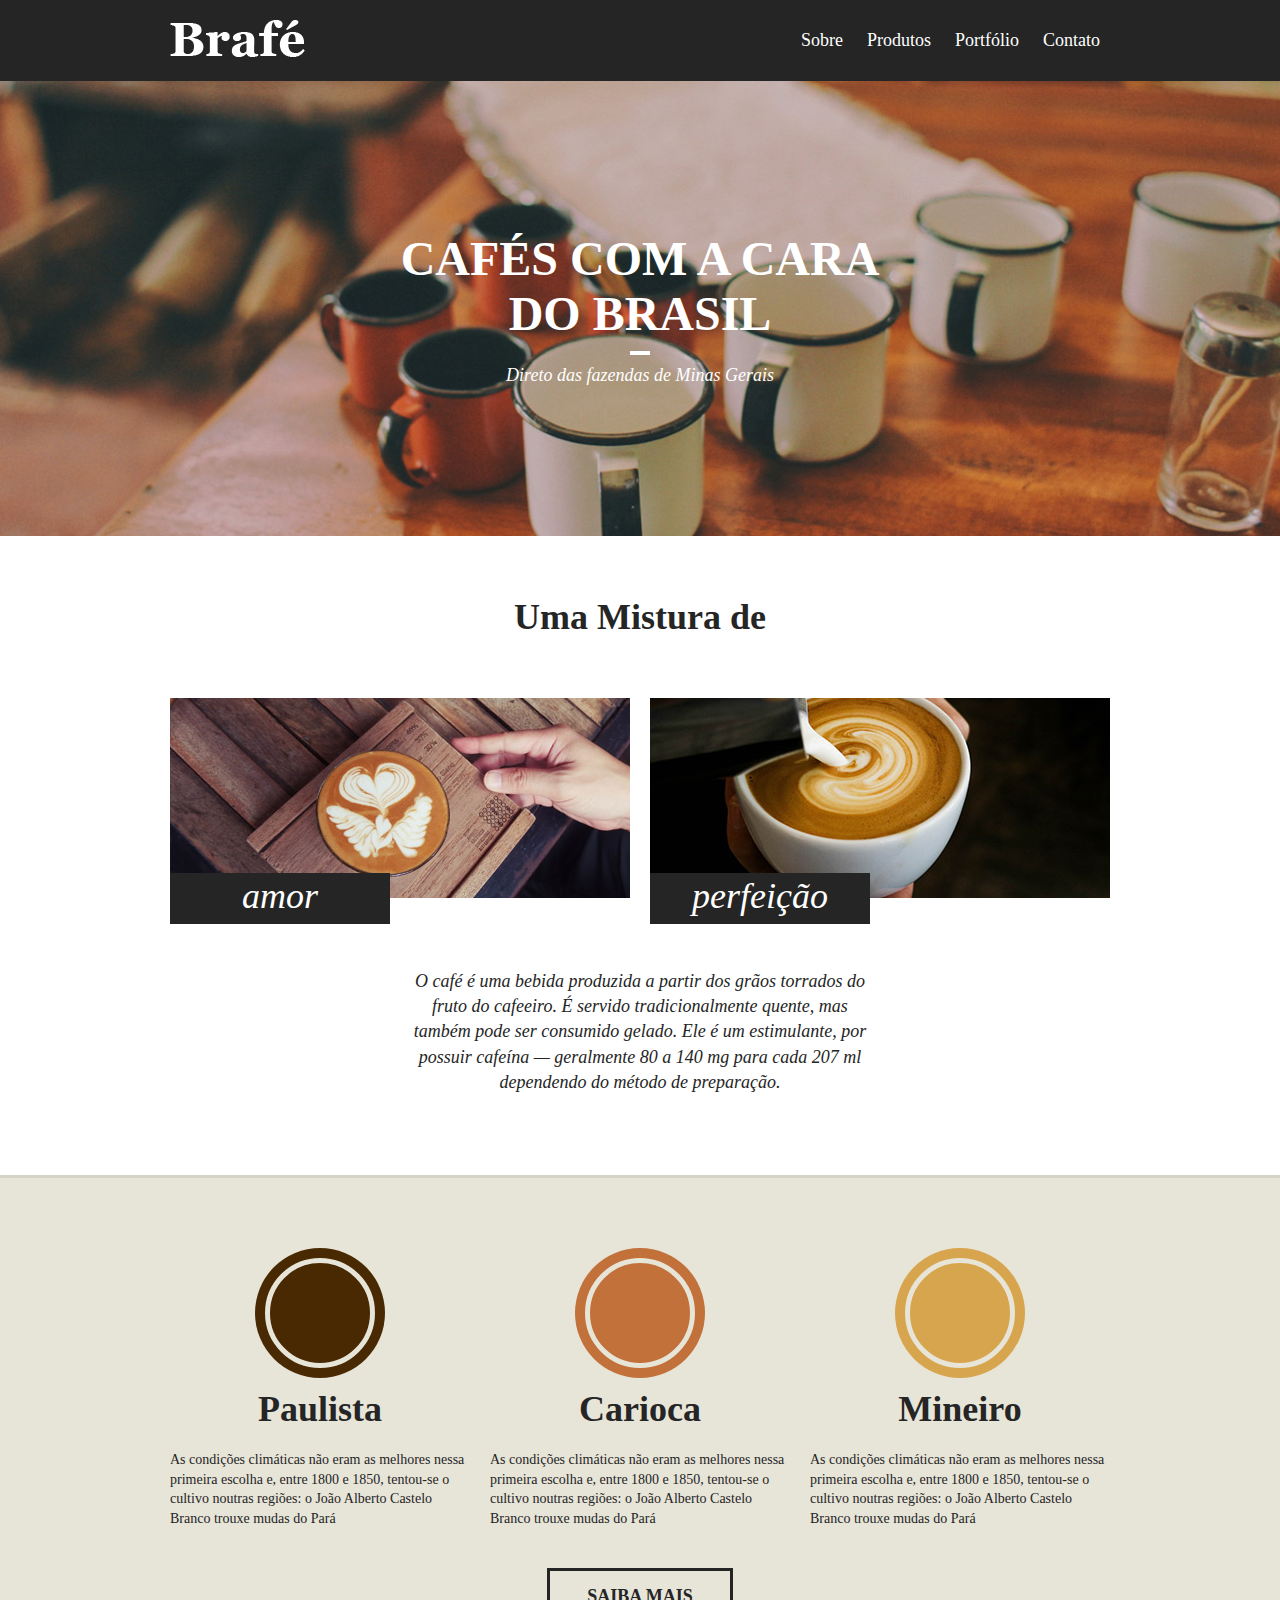
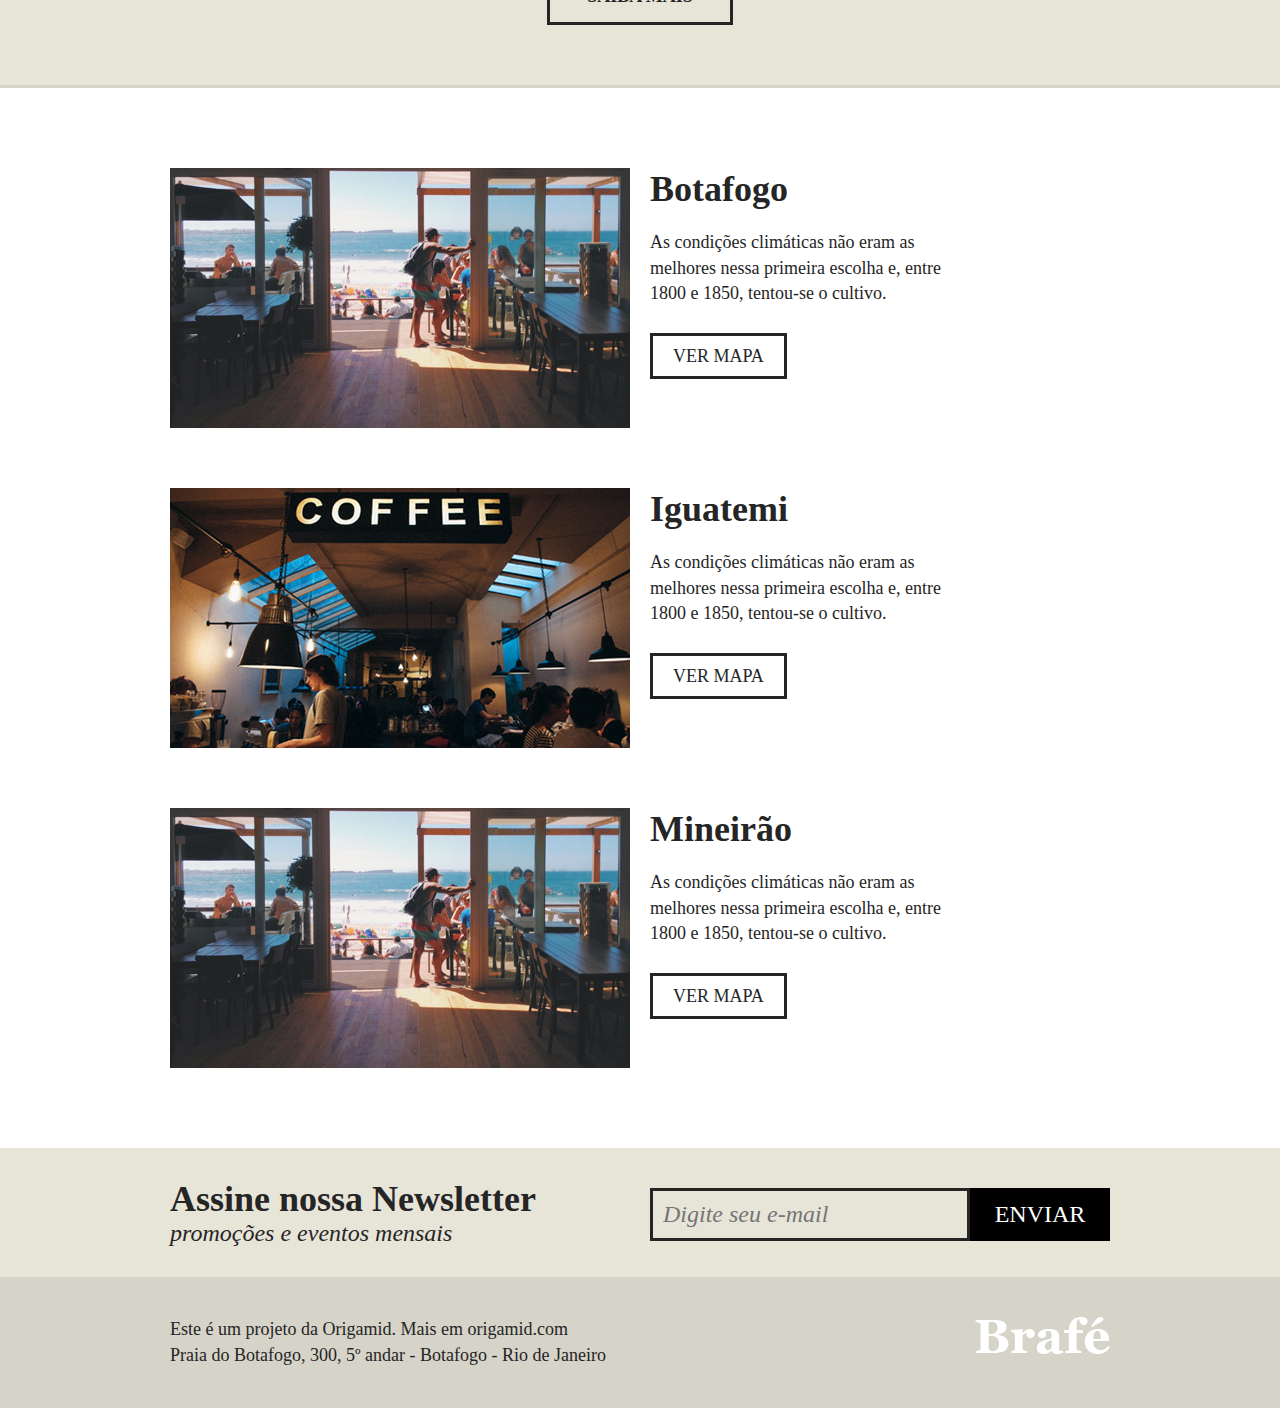
<file: index.html>
<!DOCTYPE html>
<html>
<head>
  <title>Brafé 1</title>
  <meta charset="utf-8">
  <meta name="viewport" content="width=device-width, initial-scale=1, shrink-to-fit=no">
  <link rel="stylesheet" type="text/css" href="css/style.css">
</head>
<body> 
  <header class="menu">
    <div class="menu-container">
      <a href="#" class="menu-logo"><img src="img/brafe.png" alt="Brafé"></a>
      <nav class="menu-nav">
        <ul>
          <li><a href="#">Sobre</a></li>
          <li><a href="#">Produtos</a></li>
          <li><a href="#">Portfólio</a></li>
          <li><a href="#">Contato</a></li>
        </ul>
      </nav>
   </div>
  </header>

  <main class="intro">
    <h1>Cafés com a cara <br>do Brasil</h1>
    <p>Direto das fazendas de Minas Gerais</p>
  </main>

  <section class="sobre">
    <h2>Uma Mistura de</h2>
    <div class="sobre-container">
      <div class="sobre-item">
        <img src="img/cafe-1.jpg">
        <h3>amor</h3>
      </div>
      <div class="sobre-item">
        <img src="img/cafe-2.jpg">
        <h3>perfeição</h3>
      </div>
    </div>
    <p>O café é uma bebida produzida a partir dos grãos torrados do fruto do cafeeiro. É servido tradicionalmente quente, mas também pode ser consumido gelado. Ele é um estimulante, por possuir cafeína — geralmente 80 a 140 mg para cada 207 ml dependendo do método de preparação.</p>
  </section>

  <section class="produtos">
    <div class="produtos-container">
      <div class="produtos-item">
        <h2 class="produtos-paulista">Paulista</h2>
        <p>As condições climáticas não eram as melhores nessa primeira escolha e, entre 1800 e 1850, tentou-se o cultivo noutras regiões: o João Alberto Castelo Branco trouxe mudas do Pará</p>
      </div>
      <div class="produtos-item">
        <h2 class="produtos-carioca">Carioca</h2>
        <p>As condições climáticas não eram as melhores nessa primeira escolha e, entre 1800 e 1850, tentou-se o cultivo noutras regiões: o João Alberto Castelo Branco trouxe mudas do Pará</p>
      </div>
      <div class="produtos-item">
        <h2 class="produtos-mineiro">Mineiro</h2>
        <p>As condições climáticas não eram as melhores nessa primeira escolha e, entre 1800 e 1850, tentou-se o cultivo noutras regiões: o João Alberto Castelo Branco trouxe mudas do Pará</p>
      </div>
    </div>
    <a class="produtos-btn" href="#">Saiba Mais</a>
  </section>

  <section class="locais">
    <div class="locais-item">
      <img src="img/botafogo.jpg" alt="Brafé Unidade Botafogo">
      <div>
        <h2>Botafogo</h2>
        <p>As condições climáticas não eram as melhores nessa primeira escolha e, entre 1800 e 1850, tentou-se o cultivo.</p>
        <a href="#">Ver Mapa</a>
      </div>
    </div>

    <div class="locais-item">
      <img src="img/iguatemi.jpg" alt="Brafé Unidade Iguatemi">
      <div>
        <h2>Iguatemi</h2>
        <p>As condições climáticas não eram as melhores nessa primeira escolha e, entre 1800 e 1850, tentou-se o cultivo.</p>
        <a href="#">Ver Mapa</a>
      </div>
    </div>

    <div class="locais-item">
      <img src="img/botafogo.jpg" alt="Brafé Unidade Botafogo">
      <div>
        <h2>Mineirão</h2>
        <p>As condições climáticas não eram as melhores nessa primeira escolha e, entre 1800 e 1850, tentou-se o cultivo.</p>
        <a href="#">Ver Mapa</a>
      </div>
    </div>
  </section>

  <section class = "assine">
    <div class ="assine-container">
      <div class ="assine-info">
        <h2>Assine nossa Newsletter</h2>
        <p>promoções e eventos mensais</p>
      </div>
      <form>
        <label>E-mail</label>
        <input type="text" placeholder="Digite seu e-mail">
        <button type="submit">Enviar</button>
      </form>
    </div>
  </section>

  <footer class="footer">
    <div class="footer-container">
      <p>Este é um projeto da Origamid. Mais em origamid.com<br>Praia do Botafogo, 300, 5º andar - Botafogo - Rio de Janeiro</p>
      <img src="img/brafe.png" alt="Brafé">
    </div>
  </footer>

</body>
</html>
</file>
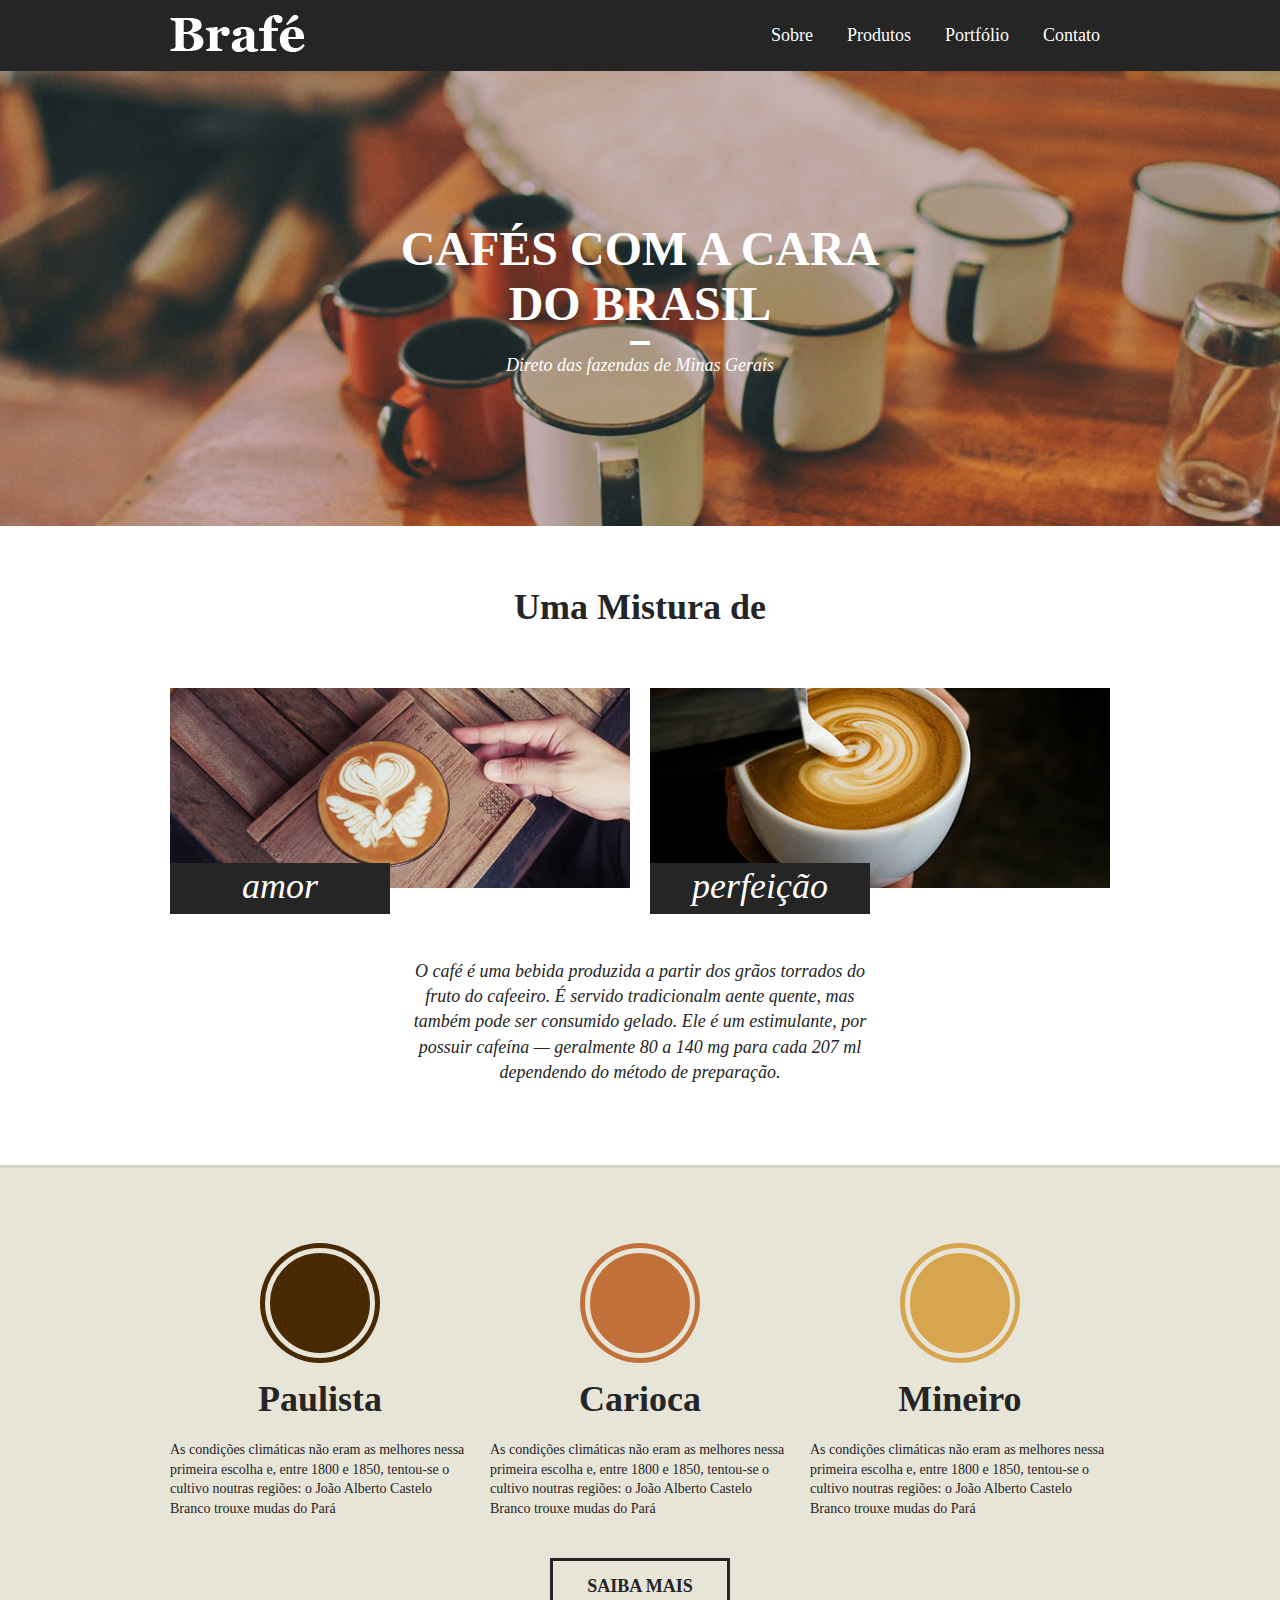
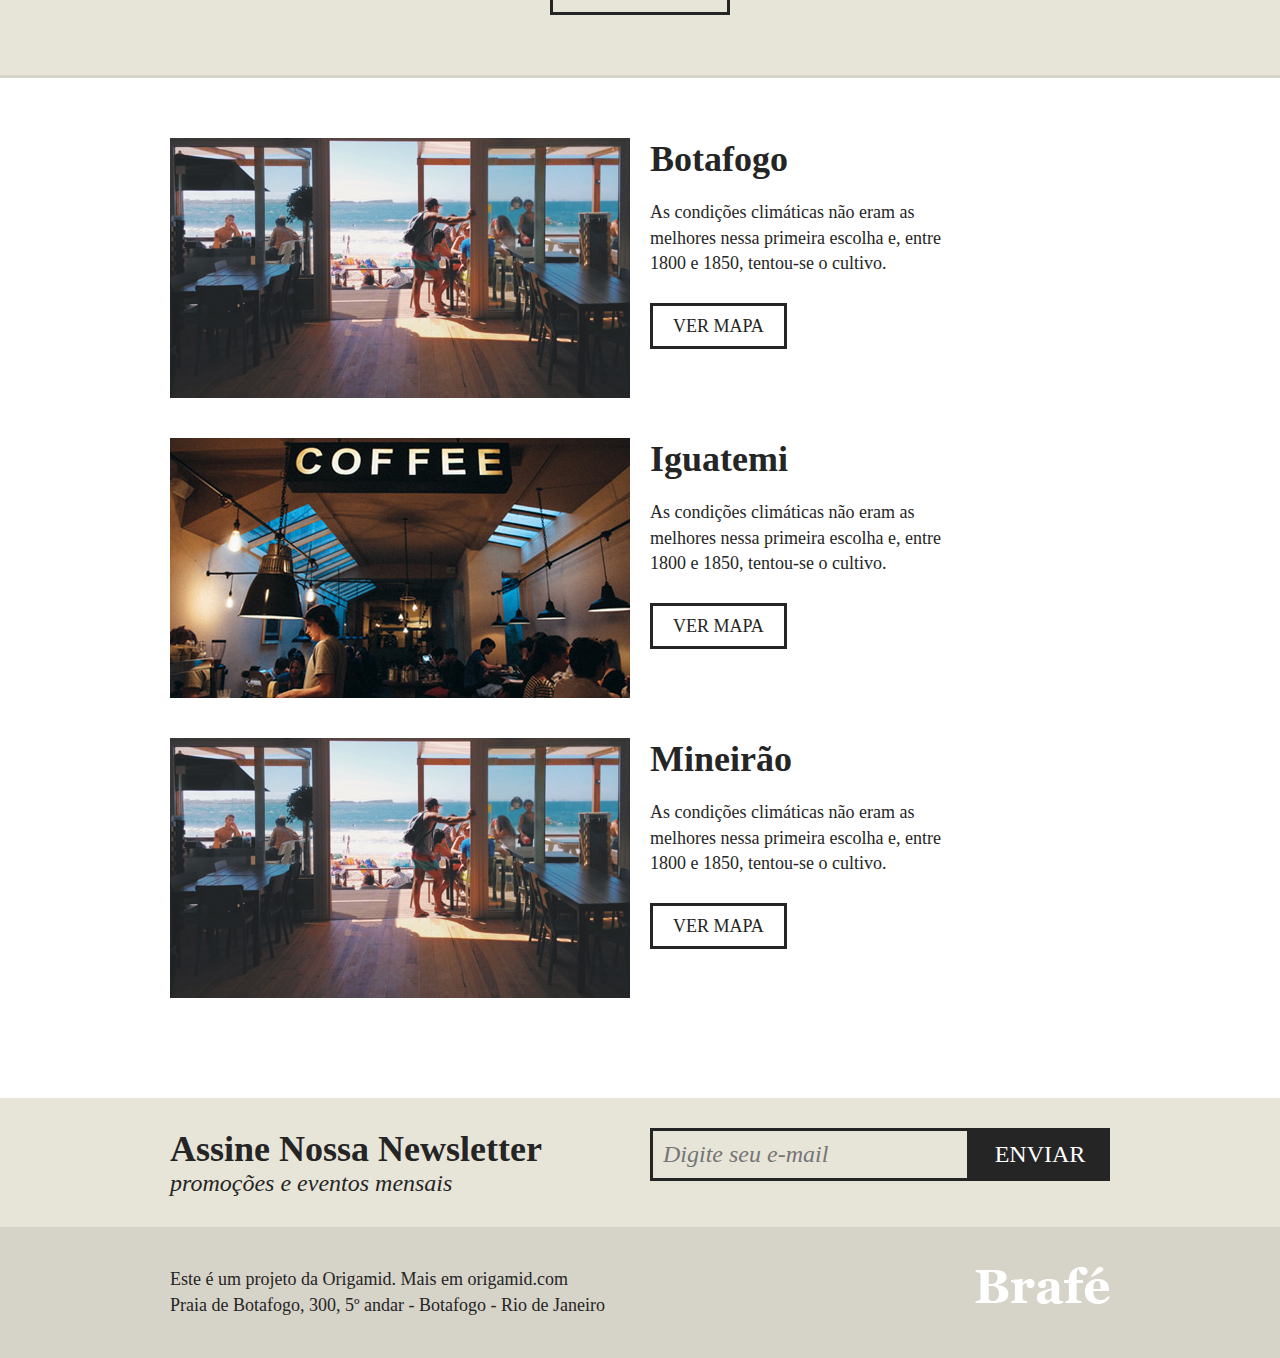
<file: brafe1-CSS-Grid/index.html>
<!DOCTYPE html>
<html>
<head>
	<title>Brafé 1</title>
	<meta charset="utf-8">
	<meta name="viewport" content="width=device-width, initial-scale=1, shrink-to-fit=no">
	<link rel="stylesheet" type="text/css" href="css/grid.css">
	<link rel="stylesheet" type="text/css" href="css/style.css">
</head>
<body>
	
	<header class="menu">
		<div class="container">
			<a class="menu-logo grid-4" href="#"><img src="img/brafe.png" alt="Brafé"></a>	
			<nav class="menu-nav grid-8">
				<ul>
					<li><a href="#">Sobre</a></li>
					<li><a href="#">Produtos</a></li>
					<li><a href="#">Portfólio</a></li>
					<li><a href="#">Contato</a></li>
				</ul>
			</nav>
		</div>
	</header>
	
	<main class="intro">
		<h1>Cafés com a cara<br>do Brasil</h1>
		<p>Direto das fazendas de Minas Gerais</p>
	</main>
	
	<section class="sobre">
		<h2>Uma Mistura de</h2>
		<div class="container">
			<div class="sobre-item grid-6">
				<img src="img/cafe-1.jpg">
				<h3>amor</h3>
			</div>
			<div class="sobre-item grid-6">
				<img src="img/cafe-2.jpg">
				<h3>perfeição</h3>
			</div>
		</div>
		<p>O café é uma bebida produzida a partir dos grãos torrados do fruto do cafeeiro. É servido tradicionalm
aente quente, mas também pode ser consumido gelado. Ele é um estimulante, por possuir cafeína — geralmente 80 a 140 mg para cada 207 ml dependendo do método de preparação.</p>
	</section>
	
	<section class="produtos">
		<div class="container">
			<div class="produtos-item grid-4">
				<h2 class="produtos-paulista">Paulista</h2>
				<p>As condições climáticas não eram as melhores nessa primeira escolha e, entre 1800 e 1850, tentou-se o cultivo noutras regiões: o João Alberto Castelo Branco trouxe mudas do Pará</p>
			</div>
			<div class="produtos-item grid-4">
				<h2 class="produtos-carioca">Carioca</h2>
				<p>As condições climáticas não eram as melhores nessa primeira escolha e, entre 1800 e 1850, tentou-se o cultivo noutras regiões: o João Alberto Castelo Branco trouxe mudas do Pará</p>
			</div>
			<div class="produtos-item grid-4">
				<h2 class="produtos-mineiro">Mineiro</h2>
				<p>As condições climáticas não eram as melhores nessa primeira escolha e, entre 1800 e 1850, tentou-se o cultivo noutras regiões: o João Alberto Castelo Branco trouxe mudas do Pará</p>
			</div>
		</div>
		<a class="produtos-btn" href="#">Saiba Mais</a>
	</section>
	
	<section class="locais">
		<div class="locais-item container">
			<div class="grid-6">
				<img src="img/botafogo.jpg" alt="Brafé unidade Botafogo">
			</div>
			<div class="grid-6">
				<h2>Botafogo</h2>
				<p>As condições climáticas não eram as melhores nessa primeira escolha e, entre 1800 e 1850, tentou-se o cultivo.</p>
				<a href="#">Ver Mapa</a>
			</div>
		</div>
		
		<div class="locais-item container">
			<div class="grid-6">
				<img src="img/iguatemi.jpg" alt="Brafé unidade Iguatemi">
			</div>
			<div class="grid-6">
				<h2>Iguatemi</h2>
				<p>As condições climáticas não eram as melhores nessa primeira escolha e, entre 1800 e 1850, tentou-se o cultivo.</p>
				<a href="#">Ver Mapa</a>
			</div>
		</div>
		
		<div class="locais-item container">
			<div class="grid-6">
				<img src="img/botafogo.jpg" alt="Brafé unidade Mineirão">
			</div>
			<div class="grid-6">
				<h2>Mineirão</h2>
				<p>As condições climáticas não eram as melhores nessa primeira escolha e, entre 1800 e 1850, tentou-se o cultivo.</p>
				<a href="#">Ver Mapa</a>
			</div>
		</div>
	
	</section>
	
	<section class="assine">
		<div class="container">
			<div class="assine-info grid-6">
				<h2>Assine Nossa Newsletter</h2>
				<p>promoções e eventos mensais</p>
			</div>
			<form class="grid-6">
				<label>E-mail</label>
				<input type="text" placeholder="Digite seu e-mail">
				<button type="submit">Enviar</button>
			</form>
		</div>
	</section>
	
	<footer class="footer">
		<div class="container">
			<p class="grid-8">Este é um projeto da Origamid. Mais em origamid.com<br>Praia de Botafogo, 300, 5º andar - Botafogo - Rio de Janeiro</p>
			<div class="grid-4">
				<img src="img/brafe.png" alt="Brafé">
			</div>
		</div>
	</footer>
	
</body>
</html>
</file>
<file: brafe1-CSS-Grid/css/grid.css>
.container {
	max-width: 960px;
	margin: 0 auto;
}

.container::after, .container::before {
	content: '';
	display: table;
	clear: both;
}

.grid-1, .grid-2, .grid-3, .grid-4, .grid-5, .grid-6, .grid-7, .grid-8, .grid-9, .grid-10, .grid-11, .grid-12 {
	margin-left: 10px;
	margin-right: 10px;
	float: left;
	display: block;
	min-height: 1px;
}

.grid-1 {
	width: calc(8.333% - 20px);
}
.grid-2 {
	width: calc(16.666% - 20px);
}
.grid-3 {
	width: calc(25% - 20px);
}
.grid-4 {
	width: calc(33.333% - 20px);
}
.grid-5 {
	width: calc(41.666% - 20px);
}
.grid-6 {
	width: calc(50% - 20px);
}
.grid-7 {
	width: calc(58.333% - 20px);
}
.grid-8 {
	width: calc(66.666% - 20px);
}
.grid-9 {
	width: calc(75% - 20px);
}
.grid-10 {
	width: calc(83.333% - 20px);
}
.grid-11 {
	width: calc(91.666% - 20px);
}
.grid-12 {
	width: calc(100% - 20px);
}

@media (max-width: 739px) {
	.container {
		max-width: 300px;
	}
	.grid-1, .grid-2, .grid-3, .grid-4, .grid-5, .grid-6, .grid-7, .grid-8, .grid-9, .grid-10, .grid-11, .grid-12 {
		width: 100%;
		margin-left: 0px;
		margin-right: 0px;
		float: none;
	}
}
</file>
<file: css/style.css>
/* Reset */

body, h1, h2, h3, p, ul {
  padding: 0px;
  margin: 0px;
}

body {
  font-family: Georgia, serif;
  color: #252525;
}

/* Menu */

.menu {
  background: #252525;
  padding: 20px 0;
}

.menu-container {
  max-width: 960px;
  margin: 0 auto;
}

.menu-container::after, .menu-container::before {
  content: '';
  display: table;
  clear: both;
}

a.menu-logo {
  display: block;
  float: left;
  margin-left: 10px;
}

.menu-nav {
  float: right;
  margin-right: 10px;
}

.menu-nav li {
  display: inline-block;
}

.menu-nav a {
  display: block;
  padding: 10px;
  text-decoration: none;
  color: #fff;
  font-size: 1.125em;
}

/* Intro */

.intro {
  background: url('../img/bg-intro.jpg') no-repeat center center;
  background-size: cover;
  padding: 150px 0; 
  text-align: center;
  color: #fff;
}

.intro h1 {
  text-transform: uppercase;
  font-size: 3em;
}

.intro h1::after {
  content: '';
  display: block;
  width: 20px;
  height: 4px;
  background: #fff;
  margin: 10px auto;
}

.intro p {
  font-style: italic;
  font-size: 1.125em;
}

/* Sobre */

.sobre {
  padding: 60px 0;
}

.sobre-container {
  max-width: 960px;
  margin: 0 auto;
}

.sobre-container::after, .sobre-container-container::before {
  content: '';
  display: table;
  clear: both;
}

.sobre h2 {
  text-align: center;
  font-size: 2.25em;
  margin-bottom: 60px;
}

.sobre-item {
  width: 460px;
  float: left;
  margin: 0 10px;
}

.sobre-item img {
  display: block;
  max-width: 100%;
}

.sobre-item h3 {
  font-size: 2.25em;
  background: #252525;
  width: 220px;
  color: #fff;
  line-height: 1em;
  font-style: italic;
  font-weight: normal;
  text-align: center;
  padding: 5px 0 10px 0;
  top: -25px;
  position: relative;
}

.sobre > p {
  font-size: 1.125em;
  line-height: 1.4em;
  font-style: italic;
  text-align: center;
  margin: 20px auto;
  max-width: 460px;
}

/* Produtos */

.produtos {
  background: #e7e4d8;
  padding: 60px 0;
  border-top: #d6d3c8 3px solid;
  border-bottom: 3px solid #d6d3c8;
}

.produtos-container {
  max-width: 960px;
  margin: 0 auto;
}

.produtos-container::before, .produtos-container::after {
  content: '';
  display: table;
  clear:both;
}

.produtos-item {
  width: 300px;
  float: left;
  margin: 0 10px 20px 10px;
}

.produtos-item h2 {
  text-align: center;
  font-size: 2.25em;
  margin-bottom: 20px;
}

.produtos-item p {
  font-size: 0.875em;
  line-height: 1.4em;
}

.produtos-item h2::before {
  content: '';
  display: block;
  width: 100px;
  height: 100px;
  background: currentColor;
  border-radius: 50%;
  margin: 20px auto;
  border: 5px solid #e7e4d8;
  box-shadow: 0 0 0 10px currentColor;
}

h2.produtos-paulista::before {
  color: #492901;
}

h2.produtos-carioca::before {
  color: #c17139;
}

h2.produtos-mineiro::before {
  color: #d7a54d;
}

.produtos-btn {
  width: 180px;
  border: 3px solid;
  color: #252525;
  text-decoration: none;
  display: block;
  font-size: 1.125em;
  font-weight: bold;
  text-transform: uppercase;
  text-align: center;
  padding: 15px 0;
  margin: 20px auto 0 auto;
}

/* Locais */

.locais {
  max-width: 960px;
  margin: 0 auto;
  padding: 20px 0;
}

.locais-item {
  clear: both;
  margin: 60px 0;
}

.locais-item::after, .locais-item::before {
  display: table;
  content:'';
  clear: both;
}

.locais-item img {
  width: 460px;
  display: block;
  float: left;
  margin: 0 10px;
}

.locais-item > div {
  width: 460px;
  float: left;
  margin: 0 10px;
}

.locais-item h2 {
  font-size: 2.25em;
  margin-bottom: 20px;
}

.locais-item p {
  font-size: 1.125em;
  line-height: 1.4em;
  max-width: 320px;
  margin-bottom: 40px;
}

.locais-item a {
  font-size: 1.125em;
  text-transform: uppercase;
  text-decoration: none;
  border: 3px solid;
  color: #252525;
  padding: 10px 20px;
}

/* Assine */

.assine {
  background: #e7e4d8;
  padding: 30px 0;
}

.assine-container {
  max-width: 960px;
  margin: 0 auto;
}

.assine-container::after, .assine-container::before {
  content: '';
  display: table;
  clear: both;
}

.assine-info {
  width: 460px;
  margin: 0 10px;
  float: left;
}

.assine-info h2 {
  font-size: 2.25em;
}

.assine-info p {
  font-size: 1.5em;
  font-style: italic;
}

.assine form {
  width: 460px;
  margin: 10px 10px 0 10px;
  float: left;
}

.assine form label {
  display: none;
}

.assine input {
  box-sizing: border-box;
  width: 320px;
  border: 3px solid #252525;
  background: none;
  font-size: 1.5em;
  font-style: italic;
  font-family: Georgia, serif;
  padding: 10px;
  float: left;
}

.assine button {
  background-color: #000;
  border: none;
  font-family: Georgia, serif;
  text-transform: uppercase;
  font-size: 1.5em;
	width: 140px;
	padding: 13px 0;
	color: #fff;
	cursor: pointer;
}

/* footer */
.footer {
  background-color: #d6d3c8;
  padding: 40px 0;
}

.footer-container {
  max-width: 960px;
  margin: 0 auto;
}

.footer-container::after, .footer-container::before{
  content: '';
  display: table;
  clear: both;
}

.footer p {
  float: left;
  margin: 0 10px;
  font-size: 1.125em;
  line-height: 1.4em;
}

.footer img { 
  float: right;
  display: block;
  margin: 0 10px;
}
</file>
<file: brafe1-CSS-Grid/css/style.css>
/* Reset */

body, h1, h2, h3, p, ul {
	padding: 0px;
	margin: 0px;
}

body {
	font-family: Georgia, serif;
	color: #252525;
}

* {
	box-sizing: border-box;
}

img {
	max-width: 100%;
	display: block;
}

/* Menu */

.menu {
	background: #252525;
	padding: 15px 0;
}

.menu-nav ul {
	float: right;
}

.menu-nav ul li {
	display: inline-block;
}

.menu-nav a {
	text-decoration: none;
	color: #fff;
	font-size: 1.125em;
	display: block;
	padding: 10px;
	margin-left: 10px;
}

@media (max-width: 739px) {
	.menu-nav ul {
		float: none;
	}
	.menu-nav ul li a {
		margin-left: 0px;
		padding-left: 0px;
		padding-right: 8px;
	}
}

/* Intro */

.intro {
	background: url('../img/bg-intro.jpg') no-repeat center center;
	background-size: cover;
	color: #fff;
	padding: 150px 0;
	text-align: center;
}

.intro h1 {
	text-transform: uppercase;
	font-size: 3em;
}

.intro h1::after {
	content: '';
	display: block;
	width: 20px;
	height: 4px;
	background: #fff;
	margin: 10px auto;
}

.intro p {
	font-style: italic;
	font-size: 1.125em;
}

@media (max-width: 739px) {
	.intro {
		padding: 60px 0;
	}
}

/* Sobre */

.sobre {
	padding: 60px 0;
}

.sobre h2 {
	font-size: 2.25em;
	text-align: center;
	margin-bottom: 60px;
}

.sobre-item h3 {
	font-size: 2.25em;
	line-height: 1em;
	background: #252525;
	color: #fff;
	font-style: italic;
	font-weight: normal;
	text-align: center;
	position: relative;
	width: 220px;
	padding: 5px 0 10px 0;
	top: -25px;
}


.sobre > p {
	font-size: 1.125em;
	line-height: 1.4em;
	font-style: italic;
	max-width: 460px;
	margin: 20px auto;
	text-align: center
}

/* Produtos */

.produtos {
	background: #e7e4d8;
	border-top: 3px solid #d6d3c8;
	border-bottom: 3px solid #d6d3c8;
	padding: 60px 0;
}

.produtos-item {
	margin-bottom: 40px;
}

.produtos-item h2 {
	font-size: 2.25em;
	text-align: center;
	margin-bottom: 20px;
}

.produtos-item h2::before {
	content: '';
	display: block;
	width: 100px;
	height: 100px;
	background: currentColor;
	border-radius: 50%;
	border: 5px solid #e7e4d8;
	box-shadow: 0 0 0 5px currentColor;
	margin: 20px auto
}

h2.produtos-paulista::before {
	color: #492901;
}

h2.produtos-carioca::before {
	color: #c17139;
}

h2.produtos-mineiro::before {
	color: #d7a54d;
}

.produtos-item p {
	font-size: 0.875em;
	line-height: 1.4em;
}

.produtos-btn {
	border: 3px solid #252525;
	color: #252525;
	text-decoration: none;
	text-align: center;
	font-size: 1.125em;
	font-weight: bold;
	text-transform: uppercase;
	display: block;
	width: 180px;
	padding: 15px 0;
	margin: 0 auto;
}

/* Locais */

.locais {
	padding: 60px 0;
}

.locais-item {
	margin-bottom: 40px;
}

.locais-item h2 {
	font-size: 2.25em;
	margin-bottom: 20px;
}

.locais-item p {
	font-size: 1.125em;
	line-height: 1.4em;
	max-width: 320px;
	margin-bottom: 40px;
}

.locais-item a {
	font-size: 1.125em;
	text-transform: uppercase;
	text-decoration: none;
	border: 3px solid;
	color: #252525;
	padding: 10px 20px;
}

/* Assine */

.assine {
	background: #e7e4d8;
	padding: 30px 0;
}

.assine-info h2 {
	font-size: 2.25em;
}

.assine-info p {
	font-size: 1.5em;
	font-style: italic;
}

.assine form label {
	display: none;
}

.assine input {
	border: 3px solid #252525;
	background: none;
	font-size: 1.5em;
	font-style: italic;
	font-family: Georgia, serif;
	width: calc(100% - 140px);
	padding: 10px;
	float: left;
}

.assine button {
	background: #252525;
	border: none;
	font-family: Georgia, serif;
	text-transform: uppercase;
	font-size: 1.5em;
	color: #fff;
	cursor: pointer;
	width: 140px;
	padding: 13px 0;
}

/*Footer*/

.footer {
	background: #d6d3c8;
	padding: 40px 0;
}

.footer img {
	float: right;
}

.footer p {
	font-size: 1.125em;
	line-height: 1.4em;
}

@media (max-width: 739px) {
	.footer img {
		float: none;
		margin-top: 20px;
	}
}
</file>
